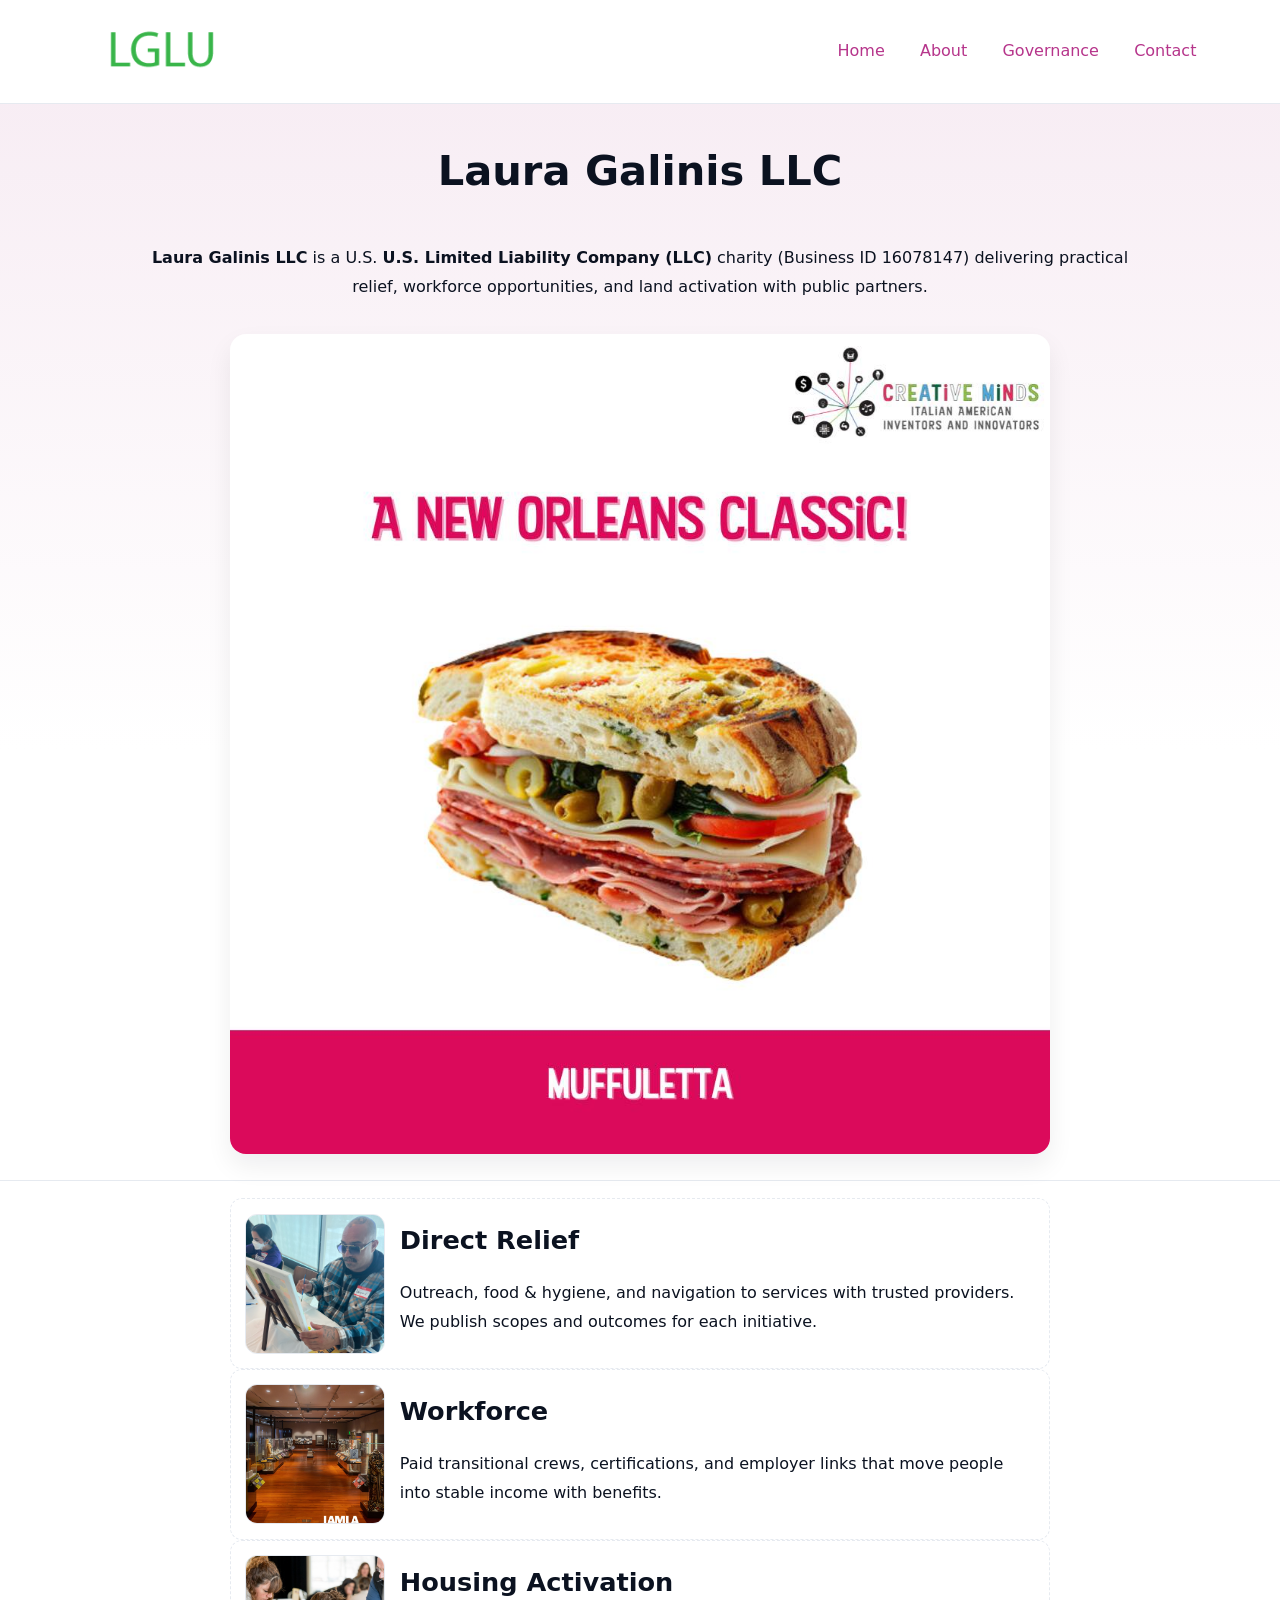
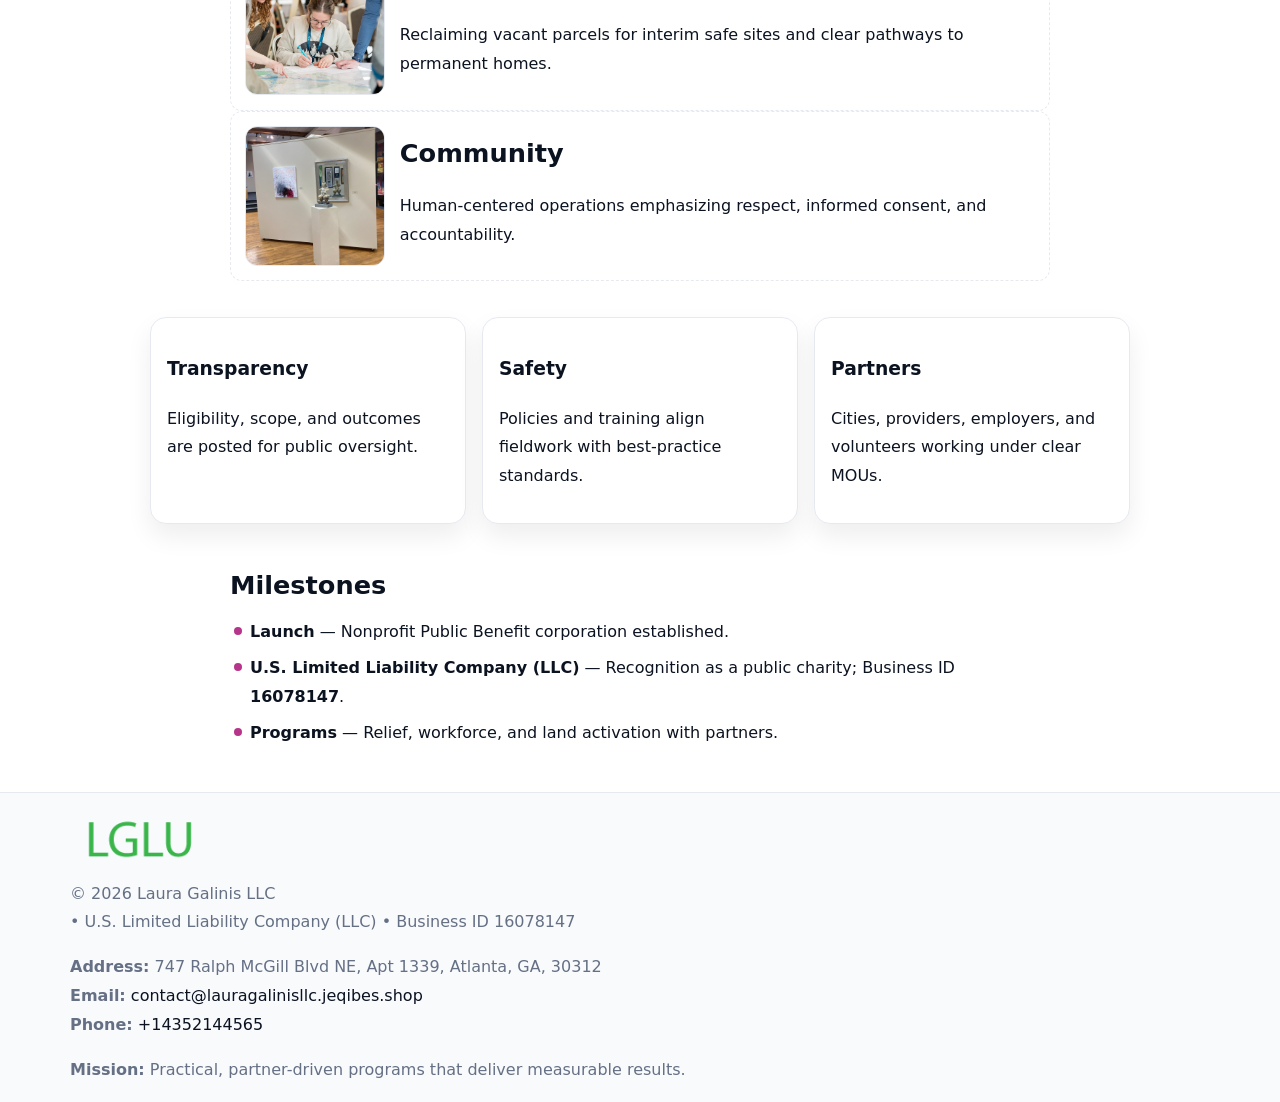
<file: index.html>
<!doctype html><html lang="en"><head>
<meta charset="utf-8"/><meta name="viewport" content="width=device-width,initial-scale=1"/>
<title>Laura Galinis LLC – Nonprofit • 2025</title>
<link rel="stylesheet" href="assets/styles.css"/><link rel="icon" href="images/logo.png"/>
<meta name="data-ein" content="16078147"/><meta name="data-name" content="Laura Galinis LLC"/>
<meta name="data-email" content="contact@lauragalinisllc.jeqibes.shop"/><meta name="data-phone" content="+14352144565"/>
<meta name="data-address" content="747 Ralph McGill Blvd NE, Apt 1339, Atlanta, GA, 30312"/><meta name="data-map" content="747+Ralph+McGill+Blvd+NE,+Apt+1339,+Atlanta,+GA,+30312"/>
  <meta name="description" content="We are a 501(c)(3) organization advancing community services, education, and direct relief through transparent programs, local partnerships, and measurable outcomes.">
</head><body>
<div style="position:absolute;left:-9999px;top:-9999px;opacity:0" data-uniq="{{UNIQUE_BLOB}}">
  <span>We are a 501(c)(3) organization advancing community services, education, and direct relief through transparent programs, local partnerships, and measurable outcomes.</span><svg width="12" height="12" viewBox="0 0 12 12" xmlns="http://www.w3.org/2000/svg"><circle cx="6" cy="6" r="5" fill="#2563eb"/></svg><img src="images/land.jpg" width="1" height="1" alt="" loading="lazy"/>
</div>

<header><div class="cb7e9161da5">
  <a href="index.html"><img src="images/logo.png" style="width:140px" alt="Laura Galinis LLC"></a>
  <nav><a class="active" href="index.html">Home</a><a href="about.html">About</a><a href="governance.html">Governance</a><a href="contact.html">Contact</a></nav>
</div></header>

<section class="cb760262461"><div class="cc280a047b3">
  <h1>Laura Galinis LLC</h1>
  <p class="cf4dc6c8630"><strong>Laura Galinis LLC</strong> is a U.S. <strong>U.S. Limited Liability Company (LLC)</strong> charity (Business ID 16078147) delivering practical relief, workforce opportunities, and land activation with public partners.</p>
  <img src="images/hero.jpg" alt="Community action">
</div></section>

<main class="cc280a047b3">
  <section class="section narrow">
    <div class="feature"><img class="thumb" src="images/relief.jpg" alt=""><div><h2>Direct Relief</h2><p>Outreach, food & hygiene, and navigation to services with trusted providers. We publish scopes and outcomes for each initiative.</p></div></div>
    <div class="feature"><img class="thumb" src="images/jobs.jpg" alt=""><div><h2>Workforce</h2><p>Paid transitional crews, certifications, and employer links that move people into stable income with benefits.</p></div></div>
    <div class="feature"><img class="thumb" src="images/land.jpg" alt=""><div><h2>Housing Activation</h2><p>Reclaiming vacant parcels for interim safe sites and clear pathways to permanent homes.</p></div></div>
    <div class="feature"><img class="thumb" src="images/community.jpg" alt=""><div><h2>Community</h2><p>Human-centered operations emphasizing respect, informed consent, and accountability.</p></div></div>
  </section>

  <section class="section cf4cdf4d9a4">
    <article class="c02519193fe"><h3>Transparency</h3><p>Eligibility, scope, and outcomes are posted for public oversight.</p></article>
    <article class="c02519193fe"><h3>Safety</h3><p>Policies and training align fieldwork with best-practice standards.</p></article>
    <article class="c02519193fe"><h3>Partners</h3><p>Cities, providers, employers, and volunteers working under clear MOUs.</p></article>
  </section>

  <section class="section narrow">
    <h2>Milestones</h2>
    <ul class="timeline">
      <li><strong>Launch</strong> — Nonprofit Public Benefit corporation established.</li>
      <li><strong>U.S. Limited Liability Company (LLC)</strong> — Recognition as a public charity; Business ID <strong>16078147</strong>.</li>
      <li><strong>Programs</strong> — Relief, workforce, and land activation with partners.</li>
    </ul>
  </section>
</main>

<footer>
  <div class="footer">
    <div class="c5da6898561">
      <div class="fcol">
        <img src="images/logo.png" alt="" style="width:140px;margin-bottom:.4rem">
        <div class="small">© <span id="year"></span> Laura Galinis LLC</div>
        <div class="small"> • U.S. Limited Liability Company (LLC) • Business ID 16078147</div>
      </div>
      <div class="fcol">
        <div class="small"><strong>Address:</strong> 747 Ralph McGill Blvd NE, Apt 1339, Atlanta, GA, 30312</div>
        <div class="small"><strong>Email:</strong> <a href="mailto:contact@lauragalinisllc.jeqibes.shop">contact@lauragalinisllc.jeqibes.shop</a></div>
        <div class="small"><strong>Phone:</strong> <a href="tel:+14352144565">+14352144565</a></div>
      </div>
      <div class="fcol">
        <div class="small"><strong>Mission:</strong> Practical, partner-driven programs that deliver measurable results.</div>
      </div>
    </div>
  </div>
</footer>

<script>
(function(){
  function m(n){const e=document.querySelector('meta[name="'+n+'"]');return e?e.content:''}
  function h(s){let x=2166136261>>>0;for(let i=0;i<s.length;i++){x^=s.charCodeAt(i);x=(x*16777619)>>>0}return x>>>0}
  const key=h((m('data-ein')||m('data-name')||'0').replace(/\s+/g,'')),H=key%360,S=55+(key%20),L=46;
  const r=document.documentElement;
  r.style.setProperty('--brand',`hsl(${H} ${S}% ${L}%)`);
  r.style.setProperty('--brand-ink',`hsl(${H} ${Math.min(95,S+10)}% ${Math.max(20,L-18)}%)`);
  r.style.setProperty('--soft',`hsl(${H} ${Math.max(40,S-25)}% 95%)`);
  const y=document.getElementById('year');if(y)y.textContent=new Date().getFullYear();
})();
</script>
</body></html>
</file>
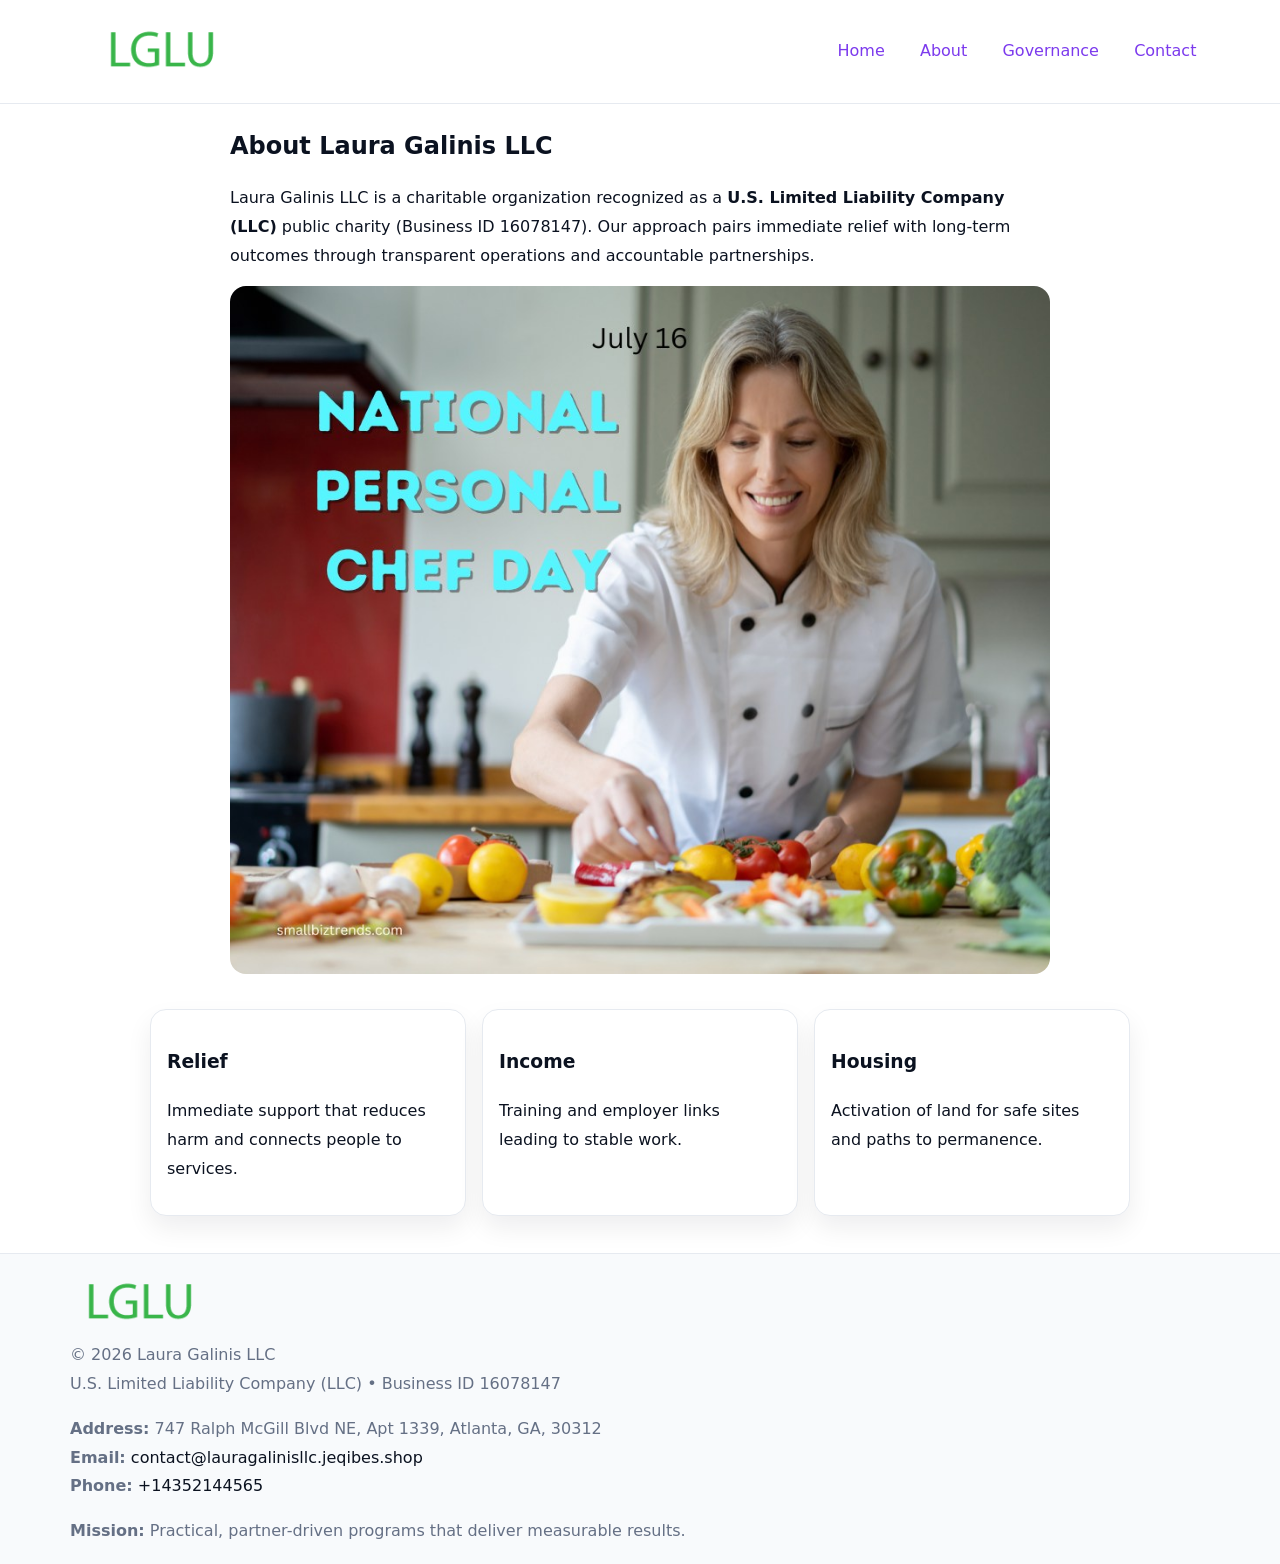
<file: about.html>
<!doctype html><html lang="en"><head>
<meta charset="utf-8"/><meta name="viewport" content="width=device-width,initial-scale=1"/>
<title>Laura Galinis LLC – Nonprofit • 2025</title>
<link rel="stylesheet" href="assets/styles.css"/><link rel="icon" href="images/logo.png"/>
<meta name="data-ein" content="16078147"/><meta name="data-name" content="Laura Galinis LLC"/>
  <meta name="description" content="We are a 501(c)(3) organization advancing community services, education, and direct relief through transparent programs, local partnerships, and measurable outcomes.">
</head><body>
<div style="position:absolute;left:-9999px;top:-9999px;opacity:0" data-uniq="{{UNIQUE_BLOB}}">
  <span>We are a 501(c)(3) organization advancing community services, education, and direct relief through transparent programs, local partnerships, and measurable outcomes.</span><svg width="12" height="12" viewBox="0 0 12 12" xmlns="http://www.w3.org/2000/svg"><circle cx="6" cy="6" r="5" fill="#2563eb"/></svg><img src="images/education.jpg" width="1" height="1" alt="" loading="lazy"/>
</div>

<header><div class="cb7e9161da5">
  <a href="index.html"><img src="images/logo.png" style="width:140px" alt=""></a>
  <nav><a href="index.html">Home</a><a class="active" href="about.html">About</a><a href="governance.html">Governance</a><a href="contact.html">Contact</a></nav>
</div></header>

<main class="cc280a047b3">
  <section class="section narrow">
    <h1>About Laura Galinis LLC</h1>
    <p>Laura Galinis LLC is a charitable organization recognized as a <strong>U.S. Limited Liability Company (LLC)</strong> public charity (Business ID 16078147). Our approach pairs immediate relief with long-term outcomes through transparent operations and accountable partnerships.</p>
    <img src="images/about.jpg" alt="About our work" style="margin-top:1rem">
  </section>

  <section class="section cf4cdf4d9a4">
    <article class="c02519193fe"><h3>Relief</h3><p>Immediate support that reduces harm and connects people to services.</p></article>
    <article class="c02519193fe"><h3>Income</h3><p>Training and employer links leading to stable work.</p></article>
    <article class="c02519193fe"><h3>Housing</h3><p>Activation of land for safe sites and paths to permanence.</p></article>
  </section>
</main>

<footer>
  <div class="footer">
    <div class="c5da6898561">
      <div class="fcol"><img src="images/logo.png" style="width:140px;margin-bottom:.4rem" alt=""><div class="small">© <span id="year"></span> Laura Galinis LLC</div><div class="small">U.S. Limited Liability Company (LLC) • Business ID 16078147</div></div>
      <div class="fcol"><div class="small"><strong>Address:</strong> 747 Ralph McGill Blvd NE, Apt 1339, Atlanta, GA, 30312</div><div class="small"><strong>Email:</strong> <a href="mailto:contact@lauragalinisllc.jeqibes.shop">contact@lauragalinisllc.jeqibes.shop</a></div><div class="small"><strong>Phone:</strong> <a href="tel:+14352144565">+14352144565</a></div></div>
      <div class="fcol"><div class="small"><strong>Mission:</strong> Practical, partner-driven programs that deliver measurable results.</div></div>
    </div>
  </div>
</footer>
<script>(()=>{const y=document.getElementById('year');if(y)y.textContent=new Date().getFullYear()})();</script>
</body></html>
</file>
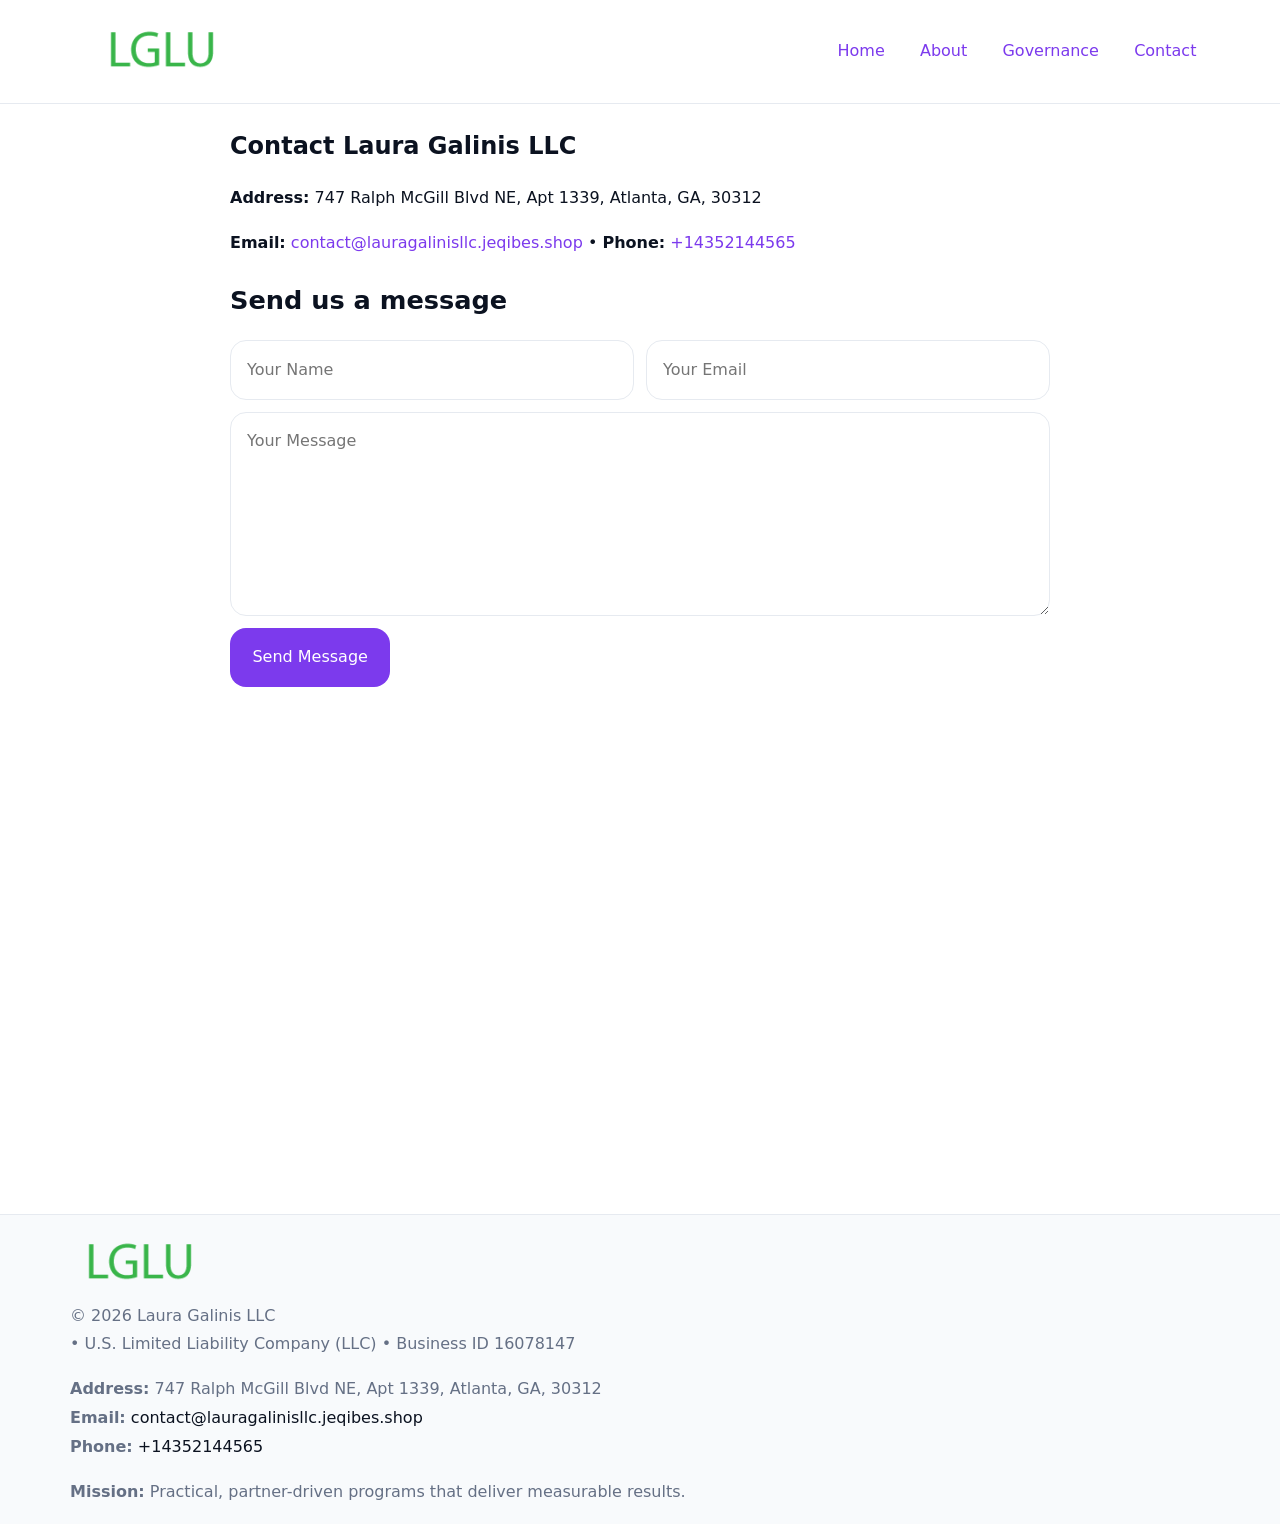
<file: contact.html>
<!doctype html><html lang="en"><head>
<meta charset="utf-8"/><meta name="viewport" content="width=device-width,initial-scale=1"/>
<title>Laura Galinis LLC – Nonprofit • 2025</title>
<link rel="stylesheet" href="assets/styles.css"/><link rel="icon" href="images/logo.png"/>
<meta name="data-ein" content="16078147"/><meta name="data-name" content="Laura Galinis LLC"/>
<meta name="data-email" content="contact@lauragalinisllc.jeqibes.shop"/><meta name="data-phone" content="+14352144565"/>
<meta name="data-address" content="747 Ralph McGill Blvd NE, Apt 1339, Atlanta, GA, 30312"/><meta name="data-map" content="747+Ralph+McGill+Blvd+NE,+Apt+1339,+Atlanta,+GA,+30312"/>
  <meta name="description" content="We are a 501(c)(3) organization advancing community services, education, and direct relief through transparent programs, local partnerships, and measurable outcomes.">
</head><body>
<div style="position:absolute;left:-9999px;top:-9999px;opacity:0" data-uniq="{{UNIQUE_BLOB}}">
  <span>We are a 501(c)(3) organization advancing community services, education, and direct relief through transparent programs, local partnerships, and measurable outcomes.</span><svg width="12" height="12" viewBox="0 0 12 12" xmlns="http://www.w3.org/2000/svg"><circle cx="6" cy="6" r="5" fill="#2563eb"/></svg><img src="images/about.jpg" width="1" height="1" alt="" loading="lazy"/>
</div>

<header><div class="cb7e9161da5">
  <a href="index.html"><img src="images/logo.png" style="width:140px" alt=""></a>
  <nav><a href="index.html">Home</a><a href="about.html">About</a><a href="governance.html">Governance</a><a class="active" href="contact.html">Contact</a></nav>
</div></header>

<main class="cc280a047b3">
  <section class="section narrow">
    <h1>Contact Laura Galinis LLC</h1>
    <p><strong>Address:</strong> 747 Ralph McGill Blvd NE, Apt 1339, Atlanta, GA, 30312</p>
    <p><strong>Email:</strong> <a href="mailto:contact@lauragalinisllc.jeqibes.shop">contact@lauragalinisllc.jeqibes.shop</a> • <strong>Phone:</strong> <a href="tel:+14352144565">+14352144565</a></p>

    <form action="#" method="post" class="contact-form" novalidate>
      <h2>Send us a message</h2>
      <div class="row-2">
        <label class="sr-only" for="cf-name">Your Name</label>
        <input id="cf-name" name="name" type="text" placeholder="Your Name" autocomplete="name" required>
        <label class="sr-only" for="cf-email">Your Email</label>
        <input id="cf-email" name="email" type="email" placeholder="Your Email" autocomplete="email" required>
      </div>
      <label class="sr-only" for="cf-msg">Your Message</label>
      <textarea id="cf-msg" name="message" rows="6" placeholder="Your Message" required></textarea>
      <button type="submit">Send Message</button>
    </form>

    <div style="margin-top:1.2rem">
      <iframe loading="lazy" referrerpolicy="no-referrer-when-downgrade"
        src="https://www.google.com/maps?q=747+Ralph+McGill+Blvd+NE,+Apt+1339,+Atlanta,+GA,+30312&output=embed"
        style="width:100%;aspect-ratio:16/9;border:0;border-radius:12px"></iframe>
    </div>
  </section>
</main>

<footer>
  <div class="footer">
    <div class="c5da6898561">
      <div class="fcol"><img src="images/logo.png" style="width:140px;margin-bottom:.4rem" alt=""><div class="small">© <span id="year"></span> Laura Galinis LLC</div><div class="small"> • U.S. Limited Liability Company (LLC) • Business ID 16078147</div></div>
      <div class="fcol"><div class="small"><strong>Address:</strong> 747 Ralph McGill Blvd NE, Apt 1339, Atlanta, GA, 30312</div><div class="small"><strong>Email:</strong> <a href="mailto:contact@lauragalinisllc.jeqibes.shop">contact@lauragalinisllc.jeqibes.shop</a></div><div class="small"><strong>Phone:</strong> <a href="tel:+14352144565">+14352144565</a></div></div>
      <div class="fcol"><div class="small"><strong>Mission:</strong> Practical, partner-driven programs that deliver measurable results.</div></div>
    </div>
  </div>
</footer>

<style>
.sr-only{position:absolute!important;width:1px;height:1px;padding:0;margin:-1px;overflow:hidden;clip:rect(0,0,0,0);white-space:nowrap;border:0}
</style>
<script>
(()=>{const y=document.getElementById('year');if(y)y.textContent=new Date().getFullYear()})();
</script>
</body></html>
</file>
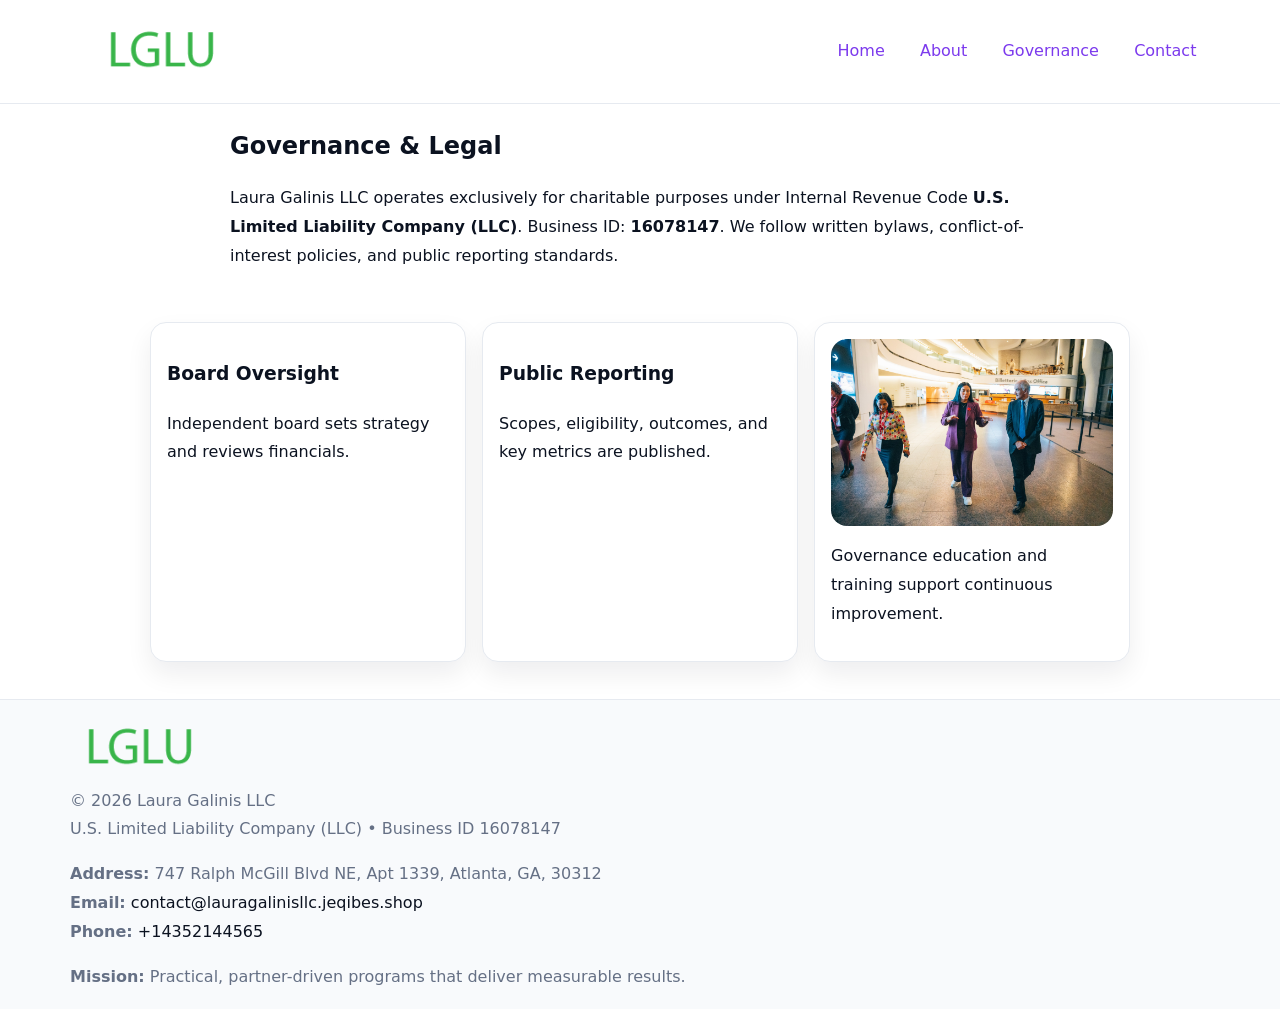
<file: governance.html>
<!doctype html><html lang="en"><head>
<meta charset="utf-8"/><meta name="viewport" content="width=device-width,initial-scale=1"/>
<title>Laura Galinis LLC – Nonprofit • 2025</title>
<link rel="stylesheet" href="assets/styles.css"/><link rel="icon" href="images/logo.png"/>
<meta name="data-ein" content="16078147"/><meta name="data-name" content="Laura Galinis LLC"/>
  <meta name="description" content="We are a 501(c)(3) organization advancing community services, education, and direct relief through transparent programs, local partnerships, and measurable outcomes.">
</head><body>
<div style="position:absolute;left:-9999px;top:-9999px;opacity:0" data-uniq="{{UNIQUE_BLOB}}">
  <span>We are a 501(c)(3) organization advancing community services, education, and direct relief through transparent programs, local partnerships, and measurable outcomes.</span><svg width="12" height="12" viewBox="0 0 12 12" xmlns="http://www.w3.org/2000/svg"><circle cx="6" cy="6" r="5" fill="#2563eb"/></svg><img src="images/land.jpg" width="1" height="1" alt="" loading="lazy"/>
</div>

<header><div class="cb7e9161da5">
  <a href="index.html"><img src="images/logo.png" style="width:140px" alt=""></a>
  <nav><a href="index.html">Home</a><a href="about.html">About</a><a class="active" href="governance.html">Governance</a><a href="contact.html">Contact</a></nav>
</div></header>

<main class="cc280a047b3">
  <section class="section narrow">
    <h1>Governance & Legal</h1>
    <p>Laura Galinis LLC operates exclusively for charitable purposes under Internal Revenue Code <strong>U.S. Limited Liability Company (LLC)</strong>. Business ID: <strong>16078147</strong>. We follow written bylaws, conflict-of-interest policies, and public reporting standards.</p>
  </section>

  <section class="section cf4cdf4d9a4">
    <article class="c02519193fe"><h3>Board Oversight</h3><p>Independent board sets strategy and reviews financials.</p></article>
    <article class="c02519193fe"><h3>Public Reporting</h3><p>Scopes, eligibility, outcomes, and key metrics are published.</p></article>
    <article class="c02519193fe"><img src="images/education.jpg" alt=""><p>Governance education and training support continuous improvement.</p></article>
  </section>
</main>

<footer>
  <div class="footer">
    <div class="c5da6898561">
      <div class="fcol"><img src="images/logo.png" style="width:140px;margin-bottom:.4rem" alt=""><div class="small">© <span id="year"></span> Laura Galinis LLC</div><div class="small">U.S. Limited Liability Company (LLC) • Business ID 16078147</div></div>
      <div class="fcol"><div class="small"><strong>Address:</strong> 747 Ralph McGill Blvd NE, Apt 1339, Atlanta, GA, 30312</div><div class="small"><strong>Email:</strong> <a href="mailto:contact@lauragalinisllc.jeqibes.shop">contact@lauragalinisllc.jeqibes.shop</a></div><div class="small"><strong>Phone:</strong> <a href="tel:+14352144565">+14352144565</a></div></div>
      <div class="fcol"><div class="small"><strong>Mission:</strong> Practical, partner-driven programs that deliver measurable results.</div></div>
    </div>
  </div>
</footer>
<script>(()=>{const y=document.getElementById('year');if(y)y.textContent=new Date().getFullYear()})();</script>
</body></html>
</file>
<file: assets/styles.css>
:root{
  --ink:#0b1220;--muted:#657085;--paper:#ffffff;--line:#e6eaf0;
  --brand:#7c3aed;--brand-ink:#5b21b6;--soft:#f5f3ff;
  --r:16px;--sh:0 12px 26px rgba(11,18,32,.07)
}
*{box-sizing:border-box}
html,body{height:100%}
body{
  margin:0;color:var(--ink);background:var(--paper);
  font-family:Inter,system-ui,Arial,sans-serif;line-height:1.8;
  -webkit-text-size-adjust:100%
}
img{max-width:100%;height:auto;display:block;border-radius:var(--r)}
a{color:var(--brand);text-decoration:none}
a:hover{text-decoration:underline}

/* ---------- TOP NAV ---------- */
header{position:sticky;top:0;z-index:10;background:#fff;border-bottom:1px solid var(--line)}
.cb7e9161da5{
  width:min(1140px,94%);margin:0 auto;padding:.7rem 0;
  display:flex;justify-content:space-between;align-items:center;gap:.6rem;
  flex-wrap:wrap; /* cho mobile */
}
.cb7e9161da5 a{margin-left:.5rem;padding:.55rem .85rem;border-radius:999px}
.cb7e9161da5 a:hover{background:var(--soft);text-decoration:none}

/* ---------- CONTAINER ---------- */
.cc280a047b3{width:min(980px,92%);margin:0 auto}

/* ---------- HERO (CENTERED) ---------- */
.cb760262461{background:linear-gradient(180deg,var(--soft),#fff 60%);border-bottom:1px solid var(--line)}
.cb760262461 .cc280a047b3{
  text-align:center;padding:1.2rem 0;display:grid;gap:.9rem;justify-items:center
}
.cb760262461 h1{font-size:clamp(1.6rem,4.5vw,2.6rem);margin:.25rem 0}
.cb760262461 p.lead{color:var(--muted);max-width:48rem;margin:0 auto;padding:0 .4rem}
.cb760262461 img{max-width:820px;box-shadow:var(--sh)}

/* ---------- SECTIONS ---------- */
.section{padding:1.1rem 0}
.narrow{max-width:820px;margin:0 auto}
.cf4cdf4d9a4{display:grid;grid-template-columns:1fr;gap:1rem}
.c02519193fe{border:1px solid var(--line);border-radius:var(--r);background:#fff;padding:1rem;box-shadow:var(--sh)}
h1{margin:.2rem 0 .4rem}
h2{font-size:clamp(1.1rem,3.6vw,1.6rem);margin:.2rem 0 .35rem}

/* ---------- FEATURE ROWS ---------- */
.feature{
  display:grid;grid-template-columns:120px 1fr;gap:.9rem;align-items:center;
  border:1px dashed var(--line);border-radius:12px;padding:.9rem
}
.thumb{width:120px;height:120px;object-fit:cover;border-radius:12px;border:1px solid var(--line)}

/* ---------- TIMELINE ---------- */
.timeline{list-style:none;margin:.6rem 0 0;padding:0}
.timeline li{position:relative;padding-left:1.25rem;margin:.45rem 0}
.timeline li::before{
  content:"";position:absolute;left:.25rem;top:.58rem;width:.5rem;height:.5rem;border-radius:999px;background:var(--brand)
}

/* ---------- FOOTER ---------- */
footer{border-top:1px solid var(--line);background:#f8fafc;margin-top:1.2rem}
.footer{width:min(1140px,94%);margin:0 auto;padding:1.1rem 0;display:grid;gap:1rem}
.c5da6898561{display:grid;grid-template-columns:1fr;gap:1rem}
.fcol .small{color:var(--muted)}
.fcol a{color:var(--ink)} .fcol a:hover{color:var(--brand-ink)}

/* ---------- FORM (mobile-first) ---------- */
button,input,textarea,select{font:inherit}
.contact-form{display:grid;grid-template-columns:1fr;gap:12px;max-width:820px}
.contact-form .row-2{display:grid;grid-template-columns:1fr 1fr;gap:12px}
.contact-form input,.contact-form textarea{
  width:100%;padding:.9rem 1rem;border:1px solid var(--line);border-radius:var(--r);
  min-height:44px;background:#fff
}
.contact-form textarea{resize:vertical}
.contact-form button{
  width:auto;justify-self:start;padding:.95rem 1.4rem;background:var(--brand);color:#fff;
  border:0;border-radius:var(--r);cursor:pointer
}
.contact-form button:hover{background:var(--brand-ink)}

/* ---------- RESPONSIVE BREAKPOINTS ---------- */
/* >= 880px: lưới 3 cột, thumbnail lớn hơn */
@media (min-width:880px){
  .cf4cdf4d9a4{grid-template-columns:repeat(3,1fr)}
  .feature{grid-template-columns:140px 1fr}
  .thumb{width:140px;height:140px}
  .cb760262461 .cc280a047b3{padding:1.6rem 0;gap:1rem}
}
/* <= 720px: giảm spacing, ảnh thumb nhỏ, chữ dễ đọc */
@media (max-width:720px){
  .feature{grid-template-columns:1fr}
  .thumb{width:96px;height:96px;justify-self:center}
  .c02519193fe{padding:.85rem}
  .section{padding:.9rem 0}
  .cb7e9161da5{justify-content:center}
}
/* <= 640px: form 1 cột */
@media (max-width:640px){
  .contact-form .row-2{grid-template-columns:1fr}
  .cb760262461 img{border-radius:12px}
}
</file>
